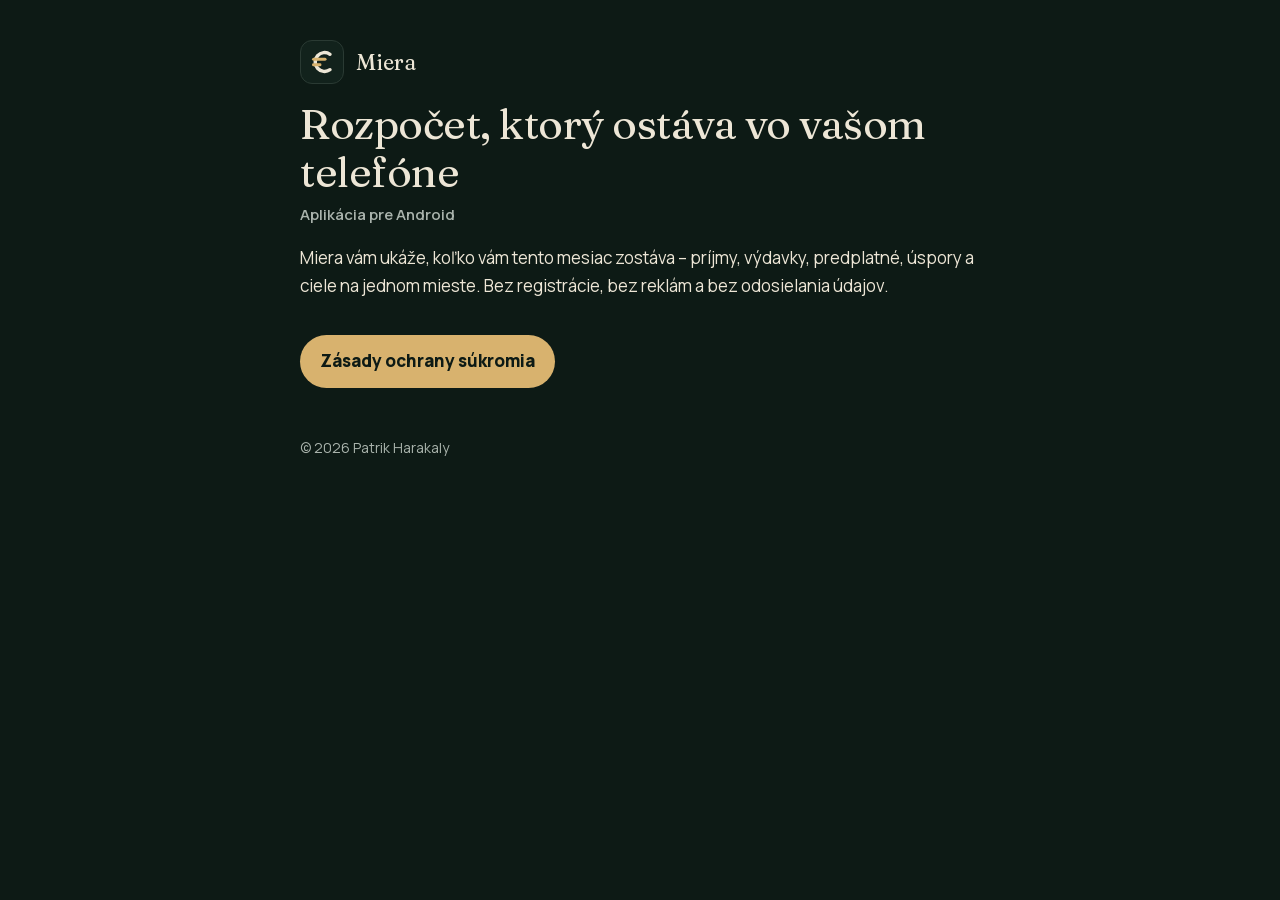
<file: index.html>
<!doctype html>
<html lang="sk">
<head>
<meta charset="utf-8">
<meta name="viewport" content="width=device-width, initial-scale=1">
<meta name="theme-color" content="#0D1A15">
<meta name="referrer" content="no-referrer">
<link rel="icon" href="favicon.svg" type="image/svg+xml">
<link rel="preload" href="fonts/fraunces-latin.woff2" as="font" type="font/woff2" crossorigin>
<link rel="preload" href="fonts/manrope-latin.woff2" as="font" type="font/woff2" crossorigin>
<link rel="stylesheet" href="fonts.css">
<link rel="stylesheet" href="style.css">
<title>Miera – rozpočet, ktorý ostáva vo vašom telefóne</title>
<meta name="description" content="Miera je jednoduchá aplikácia na mesačný rozpočet. Údaje zostávajú iba vo vašom telefóne.">
</head>
<body>
<main>
  <a class="brand" href="./"><svg viewBox="0 0 108 108" aria-hidden="true"><g transform="translate(57 54) scale(1.1) translate(-50 -50)"><path d="M66 32 A22 22 0 1 0 66 68" fill="none" stroke="#EDE6D6" stroke-width="8" stroke-linecap="round"/><rect x="24" y="40" width="34" height="7" rx="3.5" fill="#D8B26E"/><rect x="24" y="53" width="22" height="7" rx="3.5" fill="#D8B26E"/></g></svg><span>Miera</span></a>
  <h1>Rozpočet, ktorý ostáva vo vašom telefóne</h1>
  <p class="meta">Aplikácia pre Android</p>
  <p>Miera vám ukáže, koľko vám tento mesiac zostáva – príjmy, výdavky, predplatné, úspory a ciele na jednom mieste. Bez registrácie, bez reklám a bez odosielania údajov.</p>
  <a class="pill" href="privacy.html">Zásady ochrany súkromia</a>
  <footer>© 2026 Patrik Harakaly</footer>
</main>
</body>
</html>
</file>
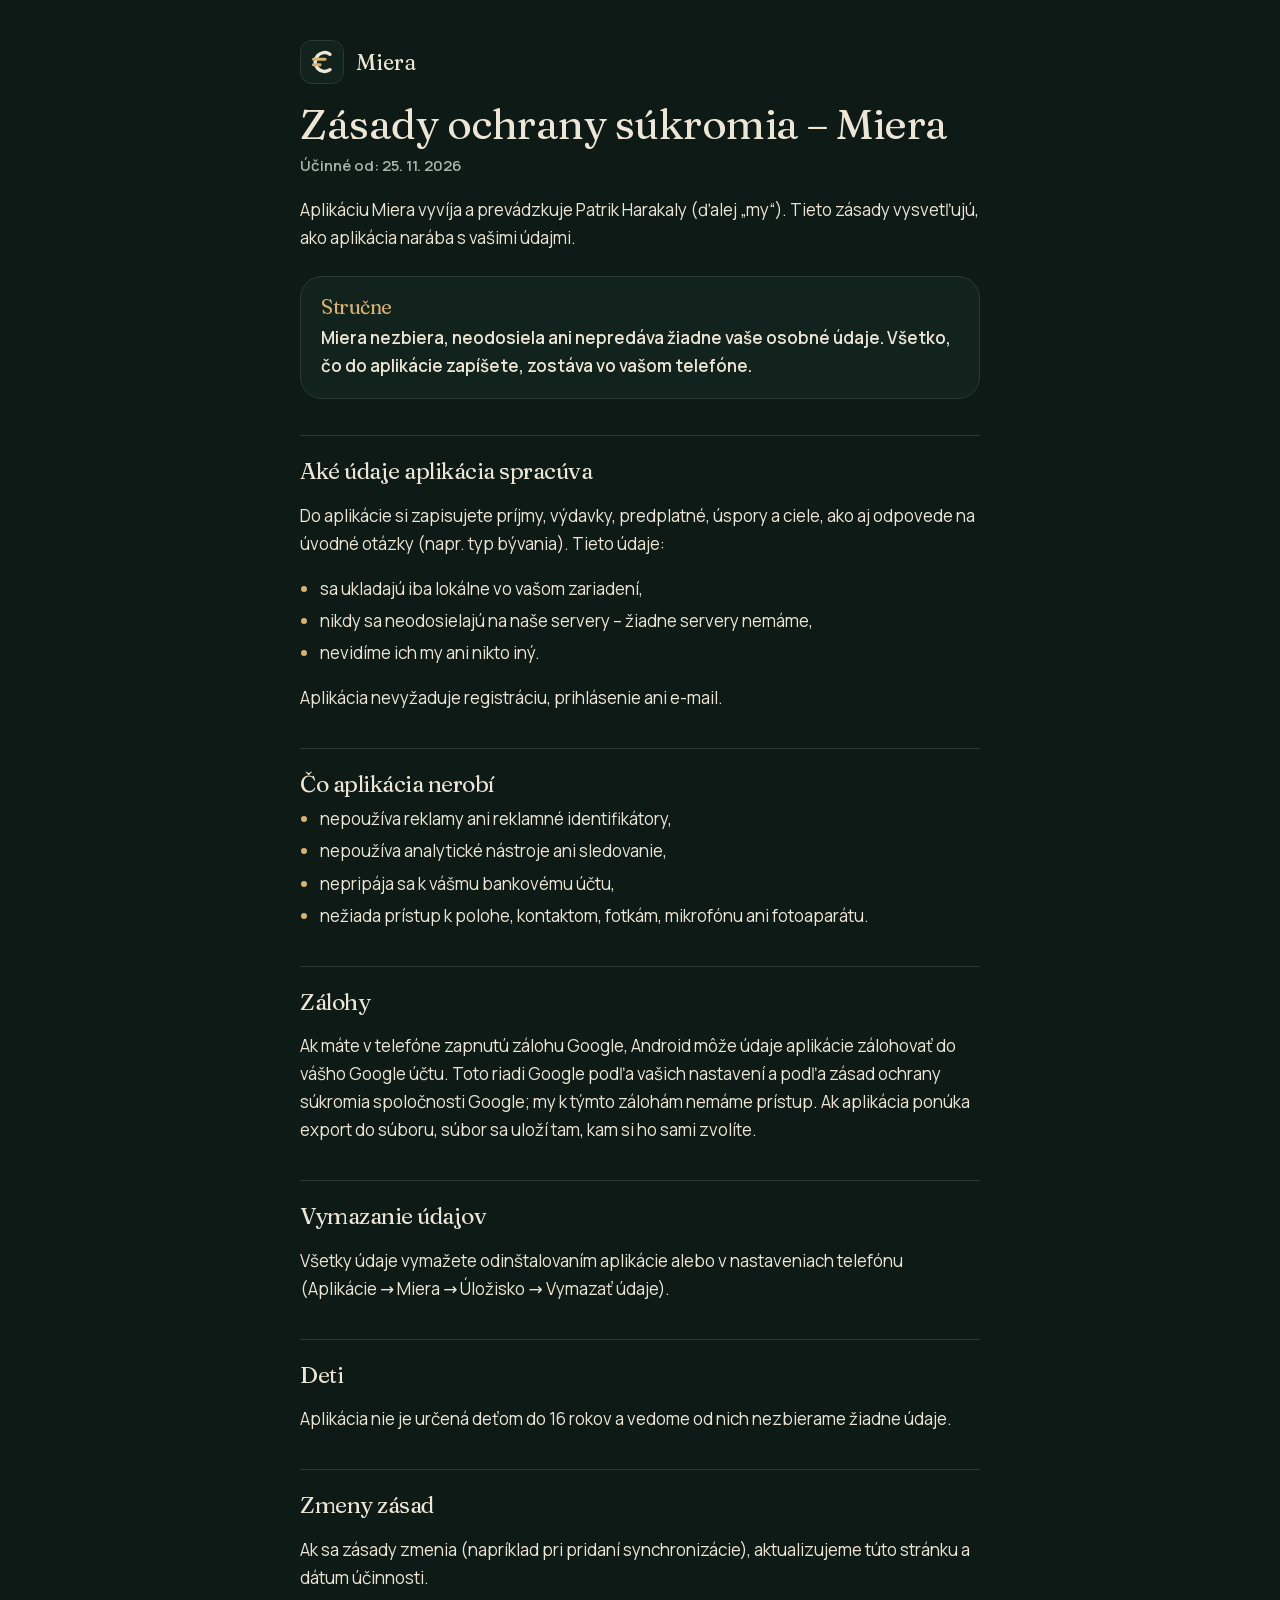
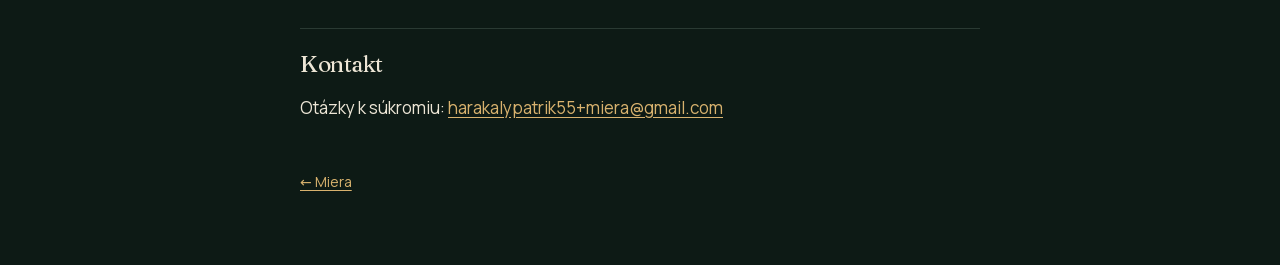
<file: privacy.html>
<!doctype html>
<html lang="sk">
<head>
<meta charset="utf-8">
<meta name="viewport" content="width=device-width, initial-scale=1">
<meta name="theme-color" content="#0D1A15">
<meta name="referrer" content="no-referrer">
<link rel="icon" href="favicon.svg" type="image/svg+xml">
<link rel="preload" href="fonts/fraunces-latin.woff2" as="font" type="font/woff2" crossorigin>
<link rel="preload" href="fonts/manrope-latin.woff2" as="font" type="font/woff2" crossorigin>
<link rel="stylesheet" href="fonts.css">
<link rel="stylesheet" href="style.css">
<title>Zásady ochrany súkromia – Miera</title>
<meta name="description" content="Zásady ochrany súkromia aplikácie Miera. Aplikácia nezbiera, neodosiela ani nepredáva žiadne osobné údaje.">
</head>
<body>
<main>
  <a class="brand" href="./"><svg viewBox="0 0 108 108" aria-hidden="true"><g transform="translate(57 54) scale(1.1) translate(-50 -50)"><path d="M66 32 A22 22 0 1 0 66 68" fill="none" stroke="#EDE6D6" stroke-width="8" stroke-linecap="round"/><rect x="24" y="40" width="34" height="7" rx="3.5" fill="#D8B26E"/><rect x="24" y="53" width="22" height="7" rx="3.5" fill="#D8B26E"/></g></svg><span>Miera</span></a>

  <h1>Zásady ochrany súkromia – Miera</h1>
  <p class="meta">Účinné od: 25. 11. 2026</p>

  <p>Aplikáciu Miera vyvíja a prevádzkuje Patrik Harakaly (ďalej „my“). Tieto zásady vysvetľujú, ako aplikácia narába s vašimi údajmi.</p>

  <section class="lead">
    <h2>Stručne</h2>
    <p>Miera nezbiera, neodosiela ani nepredáva žiadne vaše osobné údaje. Všetko, čo do aplikácie zapíšete, zostáva vo vašom telefóne.</p>
  </section>

  <h2>Aké údaje aplikácia spracúva</h2>
  <p>Do aplikácie si zapisujete príjmy, výdavky, predplatné, úspory a ciele, ako aj odpovede na úvodné otázky (napr. typ bývania). Tieto údaje:</p>
  <ul>
    <li>sa ukladajú iba lokálne vo vašom zariadení,</li>
    <li>nikdy sa neodosielajú na naše servery – žiadne servery nemáme,</li>
    <li>nevidíme ich my ani nikto iný.</li>
  </ul>
  <p>Aplikácia nevyžaduje registráciu, prihlásenie ani e-mail.</p>

  <h2>Čo aplikácia nerobí</h2>
  <ul>
    <li>nepoužíva reklamy ani reklamné identifikátory,</li>
    <li>nepoužíva analytické nástroje ani sledovanie,</li>
    <li>nepripája sa k vášmu bankovému účtu,</li>
    <li>nežiada prístup k polohe, kontaktom, fotkám, mikrofónu ani fotoaparátu.</li>
  </ul>

  <h2>Zálohy</h2>
  <p>Ak máte v telefóne zapnutú zálohu Google, Android môže údaje aplikácie zálohovať do vášho Google účtu. Toto riadi Google podľa vašich nastavení a podľa zásad ochrany súkromia spoločnosti Google; my k týmto zálohám nemáme prístup. Ak aplikácia ponúka export do súboru, súbor sa uloží tam, kam si ho sami zvolíte.</p>

  <h2>Vymazanie údajov</h2>
  <p>Všetky údaje vymažete odinštalovaním aplikácie alebo v nastaveniach telefónu (Aplikácie → Miera → Úložisko → Vymazať údaje).</p>

  <h2>Deti</h2>
  <p>Aplikácia nie je určená deťom do 16 rokov a vedome od nich nezbierame žiadne údaje.</p>

  <h2>Zmeny zásad</h2>
  <p>Ak sa zásady zmenia (napríklad pri pridaní synchronizácie), aktualizujeme túto stránku a dátum účinnosti.</p>

  <h2>Kontakt</h2>
  <p>Otázky k súkromiu: <a href="mailto:harakalypatrik55+miera@gmail.com">harakalypatrik55+miera@gmail.com</a></p>

  <footer><a href="./">← Miera</a></footer>
</main>
</body>
</html>
</file>
<file: fonts.css>
/* Písma pribalené lokálne (bez pripájania na Google). Licencia: fonts/OFL-*.txt */
/* Fraunces – latin */
@font-face {
  font-family: 'Fraunces';
  font-style: normal;
  font-weight: 400;
  font-display: swap;
  src: url(fonts/fraunces-latin.woff2) format('woff2');
  unicode-range: U+0000-00FF, U+0131, U+0152-0153, U+02BB-02BC, U+02C6, U+02DA, U+02DC, U+0304, U+0308, U+0329, U+2000-206F, U+20AC, U+2122, U+2191, U+2193, U+2212, U+2215, U+FEFF, U+FFFD;
}
/* Fraunces – latin-ext */
@font-face {
  font-family: 'Fraunces';
  font-style: normal;
  font-weight: 400;
  font-display: swap;
  src: url(fonts/fraunces-latin-ext.woff2) format('woff2');
  unicode-range: U+0100-02BA, U+02BD-02C5, U+02C7-02CC, U+02CE-02D7, U+02DD-02FF, U+0304, U+0308, U+0329, U+1D00-1DBF, U+1E00-1E9F, U+1EF2-1EFF, U+2020, U+20A0-20AB, U+20AD-20C4, U+2113, U+2C60-2C7F, U+A720-A7FF;
}
/* Manrope – latin */
@font-face {
  font-family: 'Manrope';
  font-style: normal;
  font-weight: 400 800;
  font-display: swap;
  src: url(fonts/manrope-latin.woff2) format('woff2');
  unicode-range: U+0000-00FF, U+0131, U+0152-0153, U+02BB-02BC, U+02C6, U+02DA, U+02DC, U+0304, U+0308, U+0329, U+2000-206F, U+20AC, U+2122, U+2191, U+2193, U+2212, U+2215, U+FEFF, U+FFFD;
}
/* Manrope – latin-ext */
@font-face {
  font-family: 'Manrope';
  font-style: normal;
  font-weight: 400 800;
  font-display: swap;
  src: url(fonts/manrope-latin-ext.woff2) format('woff2');
  unicode-range: U+0100-02BA, U+02BD-02C5, U+02C7-02CC, U+02CE-02D7, U+02DD-02FF, U+0304, U+0308, U+0329, U+1D00-1DBF, U+1E00-1E9F, U+1EF2-1EFF, U+2020, U+20A0-20AB, U+20AD-20C4, U+2113, U+2C60-2C7F, U+A720-A7FF;
}
</file>
<file: style.css>
/* Miera – štýl ako v aplikácii (Premium, len tmavý režim). Bez trackerov, analytiky a cookies.
   Písma sú lokálne (fonts.css) – stránka sa nepripája na žiadnu tretiu stranu. */
:root {
  --bg: #0D1A15;
  --card: #12221C;
  --line: #2A3A33;
  --ink: #EDE6D6;
  --muted: #A9B3AC;
  --gold: #D8B26E;
  color-scheme: dark;
}
* { box-sizing: border-box; }
html { -webkit-text-size-adjust: 100%; }
body {
  margin: 0;
  background: var(--bg);
  color: var(--ink);
  font: 400 17px/1.65 'Manrope', system-ui, -apple-system, 'Segoe UI', Roboto, sans-serif;
  -webkit-font-smoothing: antialiased;
}
main { max-width: 720px; margin: 0 auto; padding: 40px 20px 72px; }
h1, h2 { font-family: 'Fraunces', Georgia, serif; font-weight: 400; letter-spacing: -0.5px; line-height: 1.15; }
h1 { font-size: clamp(30px, 7vw, 42px); margin: 8px 0 6px; }
h2 { font-size: 23px; margin: 36px 0 8px; padding-top: 22px; border-top: 1px solid var(--line); }
p, li { color: var(--ink); }
ul { padding-left: 1.2em; margin: 8px 0; }
li { margin: 4px 0; }
li::marker { color: var(--gold); }
a { color: var(--gold); text-underline-offset: 3px; }
a:focus-visible { outline: 3px solid var(--gold); outline-offset: 3px; border-radius: 4px; }
.meta { color: var(--muted); font-weight: 600; font-size: 15px; margin: 0; }
.lead {
  background: var(--card); border: 1px solid var(--line); border-radius: 22px;
  padding: 18px 20px; margin: 24px 0 0; font-weight: 600;
}
.lead h2 { border: 0; padding: 0; margin: 0 0 6px; font-size: 20px; color: var(--gold); }
.lead p { margin: 0; }
.brand { display: inline-flex; align-items: center; gap: 12px; color: var(--ink); text-decoration: none; font-family: 'Fraunces', Georgia, serif; font-size: 22px; }
.brand svg { width: 44px; height: 44px; border-radius: 12px; background: var(--card); border: 1px solid var(--line); }
.pill {
  display: inline-block; margin-top: 18px; padding: 12px 20px; border-radius: 999px;
  background: var(--gold); color: var(--bg); font-weight: 800; text-decoration: none;
}
footer { margin-top: 48px; color: var(--muted); font-size: 14px; }
</file>
